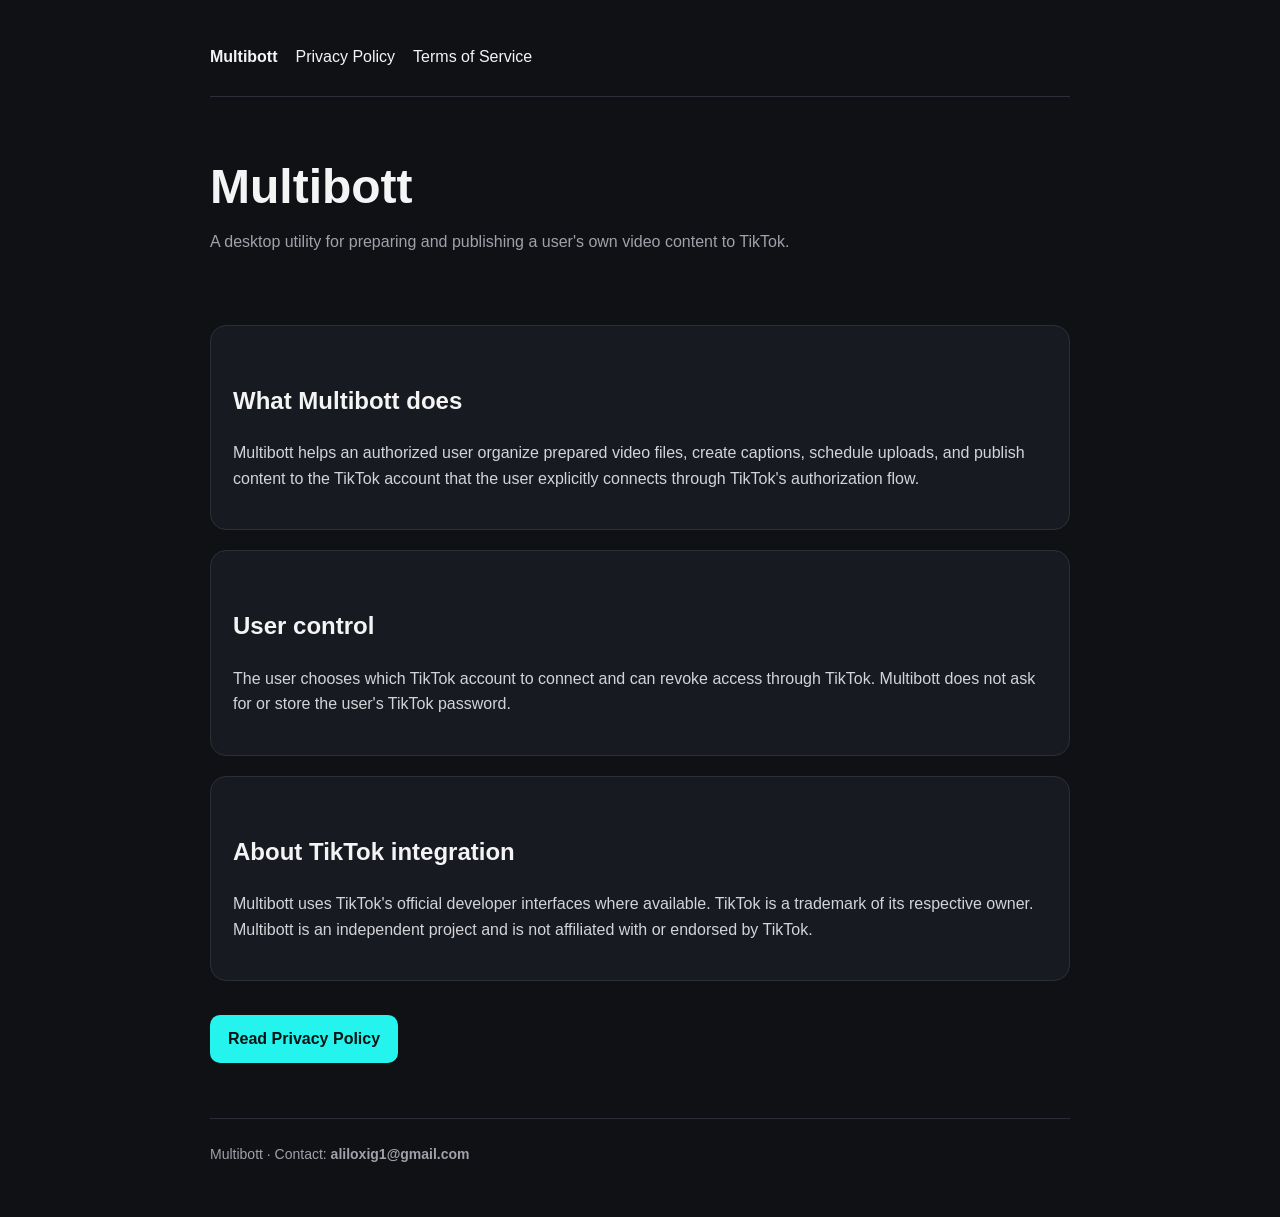
<file: index.html>
<!doctype html>
<html lang="en">
<head>
  <meta charset="utf-8">
  <meta name="viewport" content="width=device-width, initial-scale=1">
  <title>Multibott</title>
  <meta name="description" content="Multibott is a desktop utility for preparing and publishing a user's own video content to TikTok.">
  <link rel="stylesheet" href="style.css">
</head>
<body>
<div class="wrap">
  <nav>
    <a href="index.html"><strong>Multibott</strong></a>
    <a href="privacy.html">Privacy Policy</a>
    <a href="terms.html">Terms of Service</a>
  </nav>

  <main>
    <section class="hero">
      <h1>Multibott</h1>
      <p class="muted">A desktop utility for preparing and publishing a user's own video content to TikTok.</p>
    </section>

    <div class="card">
      <h2>What Multibott does</h2>
      <p>Multibott helps an authorized user organize prepared video files, create captions, schedule uploads, and publish content to the TikTok account that the user explicitly connects through TikTok's authorization flow.</p>
    </div>

    <div class="card">
      <h2>User control</h2>
      <p>The user chooses which TikTok account to connect and can revoke access through TikTok. Multibott does not ask for or store the user's TikTok password.</p>
    </div>

    <div class="card">
      <h2>About TikTok integration</h2>
      <p>Multibott uses TikTok's official developer interfaces where available. TikTok is a trademark of its respective owner. Multibott is an independent project and is not affiliated with or endorsed by TikTok.</p>
    </div>

    <p><a class="button" href="privacy.html">Read Privacy Policy</a></p>
  </main>

  <footer>
    Multibott · Contact: <strong>aliloxig1@gmail.com</strong>
  </footer>
</div>
</body>
</html>
</file>
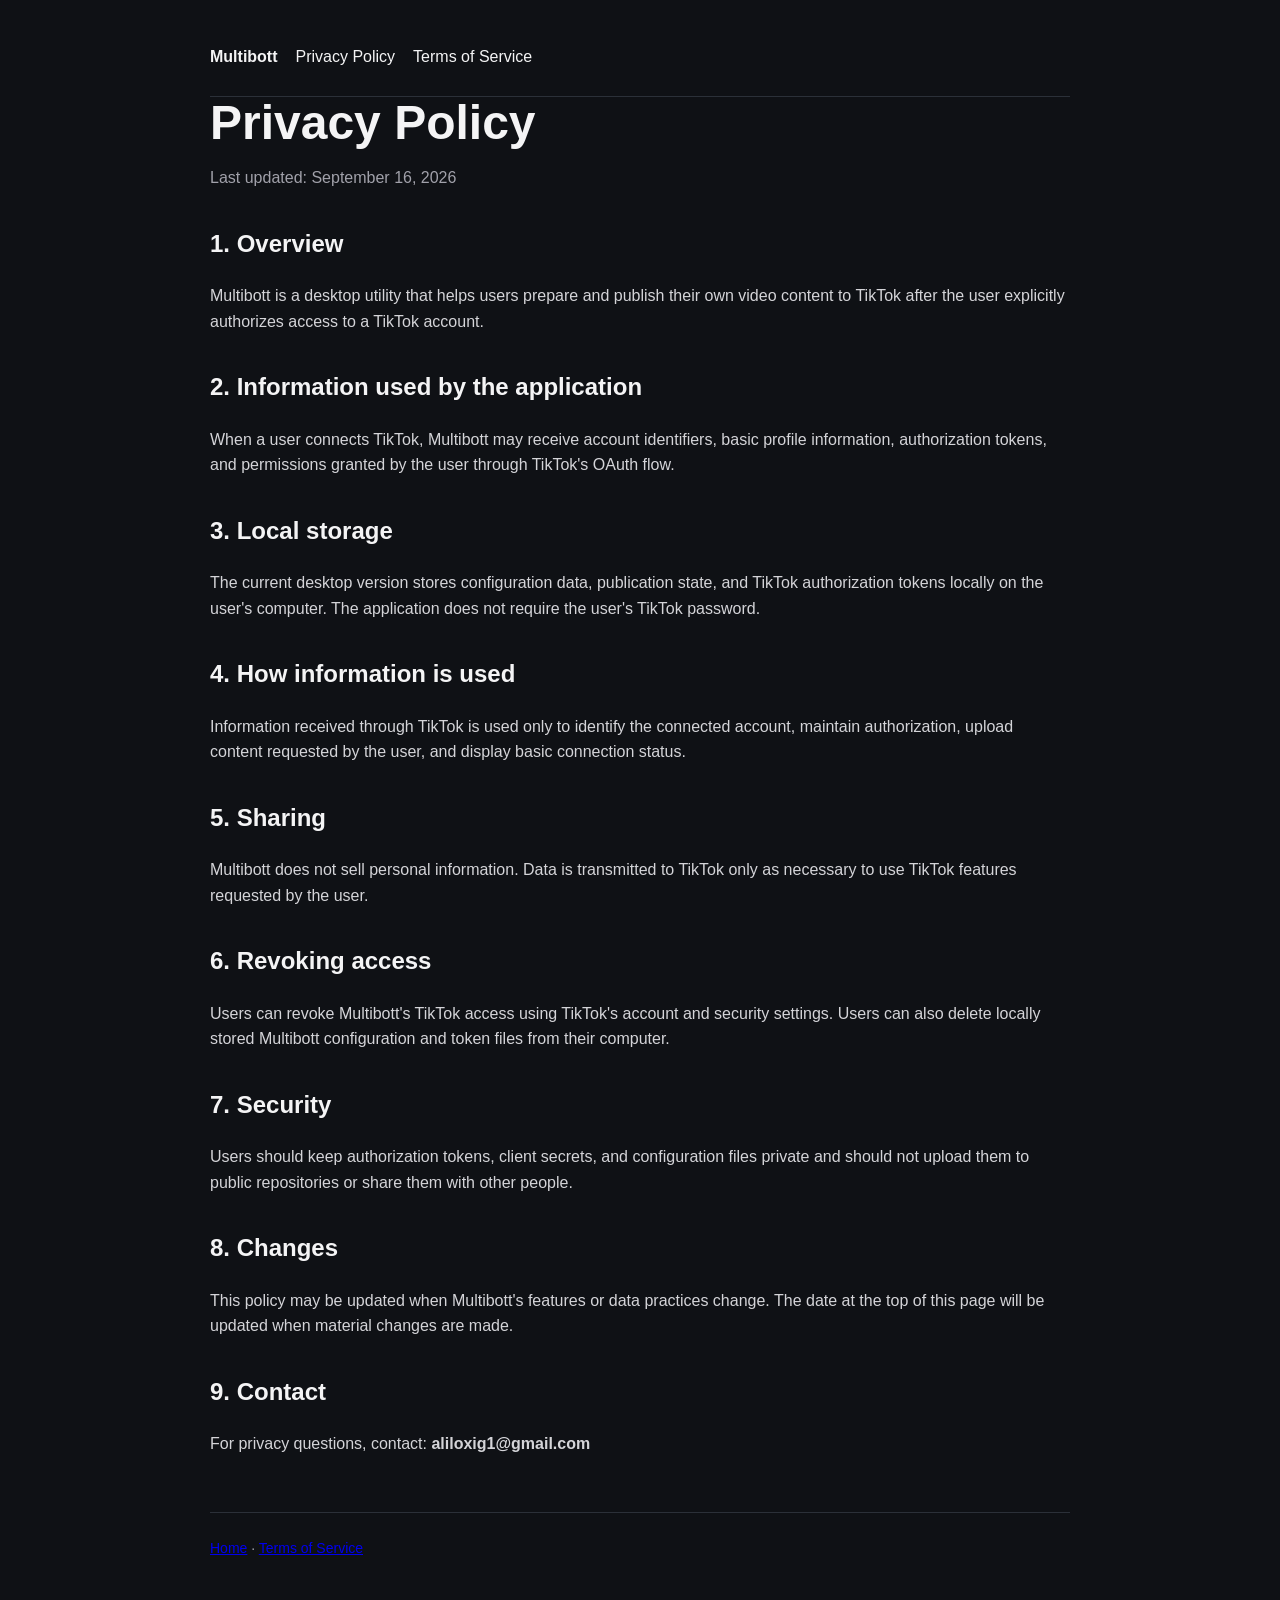
<file: privacy.html>
<!doctype html>
<html lang="en">
<head>
  <meta charset="utf-8">
  <meta name="viewport" content="width=device-width, initial-scale=1">
  <title>Privacy Policy — Multibott</title>
  <link rel="stylesheet" href="style.css">
</head>
<body>
<div class="wrap">
  <nav>
    <a href="index.html"><strong>Multibott</strong></a>
    <a href="privacy.html">Privacy Policy</a>
    <a href="terms.html">Terms of Service</a>
  </nav>

  <main>
    <h1>Privacy Policy</h1>
    <p class="muted">Last updated: September 16, 2026</p>

    <h2>1. Overview</h2>
    <p>Multibott is a desktop utility that helps users prepare and publish their own video content to TikTok after the user explicitly authorizes access to a TikTok account.</p>

    <h2>2. Information used by the application</h2>
    <p>When a user connects TikTok, Multibott may receive account identifiers, basic profile information, authorization tokens, and permissions granted by the user through TikTok's OAuth flow.</p>

    <h2>3. Local storage</h2>
    <p>The current desktop version stores configuration data, publication state, and TikTok authorization tokens locally on the user's computer. The application does not require the user's TikTok password.</p>

    <h2>4. How information is used</h2>
    <p>Information received through TikTok is used only to identify the connected account, maintain authorization, upload content requested by the user, and display basic connection status.</p>

    <h2>5. Sharing</h2>
    <p>Multibott does not sell personal information. Data is transmitted to TikTok only as necessary to use TikTok features requested by the user.</p>

    <h2>6. Revoking access</h2>
    <p>Users can revoke Multibott's TikTok access using TikTok's account and security settings. Users can also delete locally stored Multibott configuration and token files from their computer.</p>

    <h2>7. Security</h2>
    <p>Users should keep authorization tokens, client secrets, and configuration files private and should not upload them to public repositories or share them with other people.</p>

    <h2>8. Changes</h2>
    <p>This policy may be updated when Multibott's features or data practices change. The date at the top of this page will be updated when material changes are made.</p>

    <h2>9. Contact</h2>
    <p>For privacy questions, contact: <strong>aliloxig1@gmail.com</strong></p>
  </main>

  <footer>
    <a href="index.html">Home</a> · <a href="terms.html">Terms of Service</a>
  </footer>
</div>
</body>
</html>
</file>
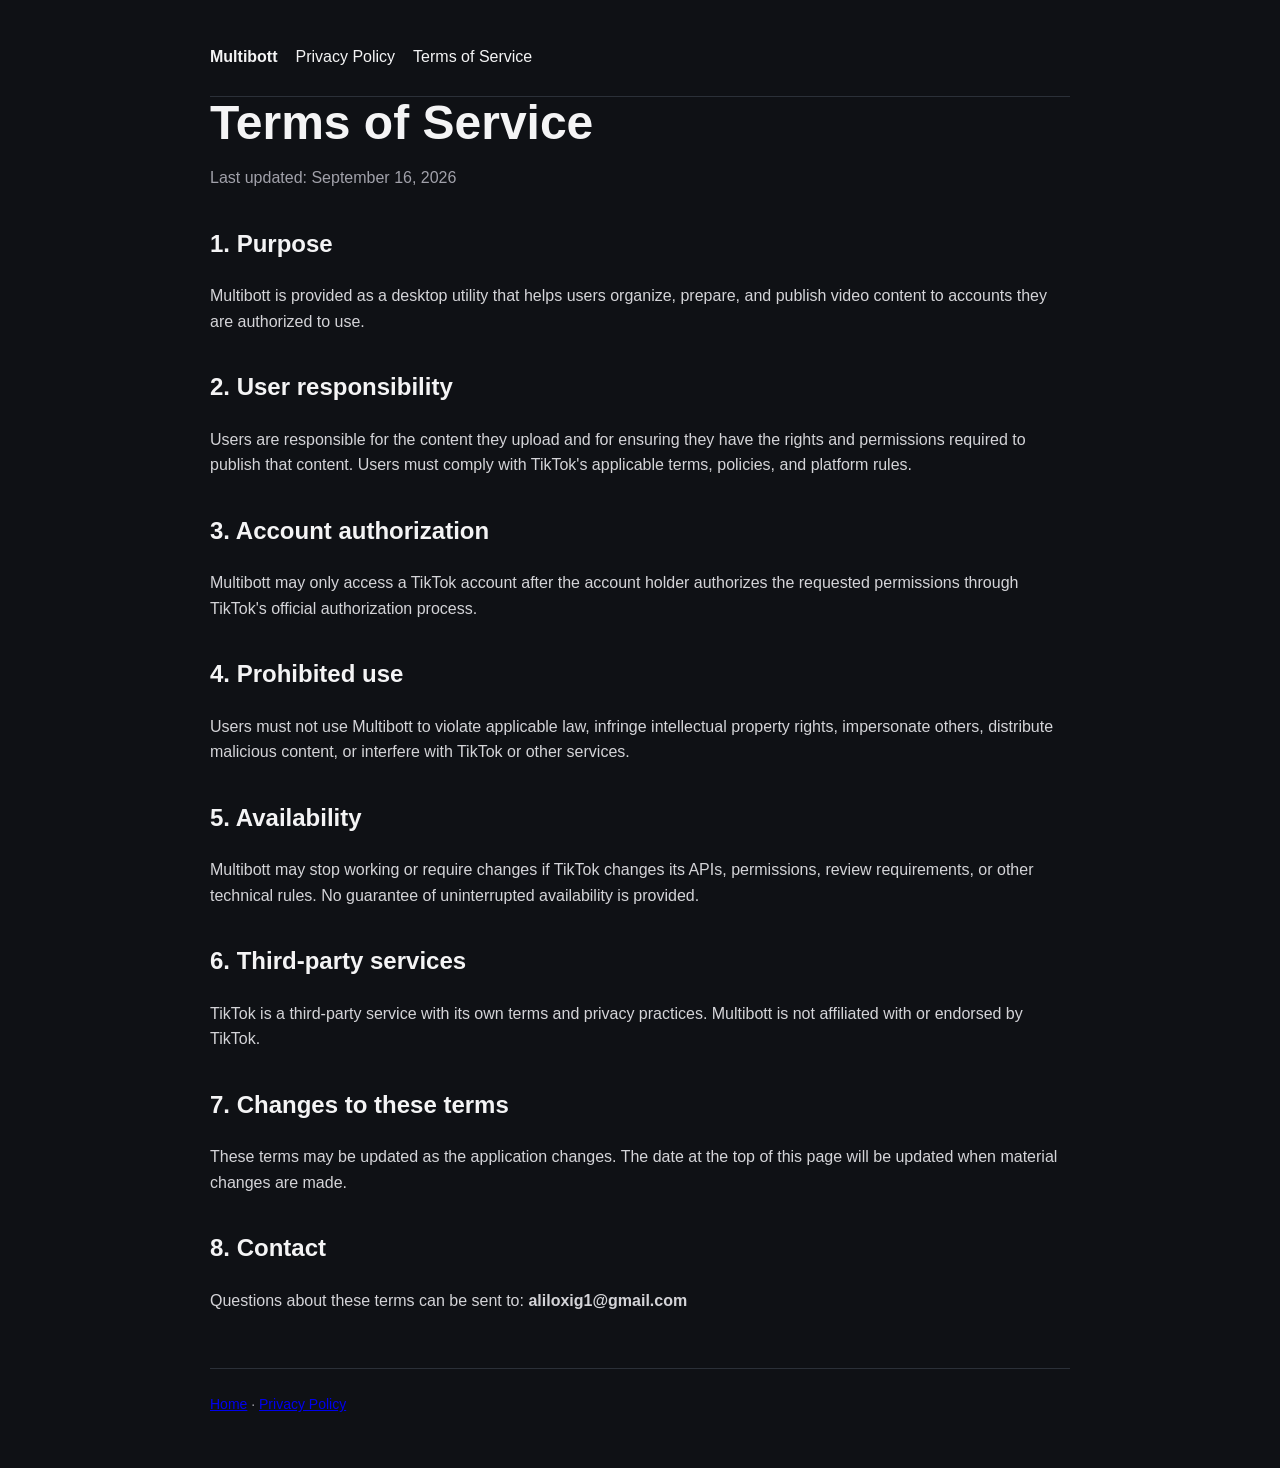
<file: terms.html>
<!doctype html>
<html lang="en">
<head>
  <meta charset="utf-8">
  <meta name="viewport" content="width=device-width, initial-scale=1">
  <title>Terms of Service — Multibott</title>
  <link rel="stylesheet" href="style.css">
</head>
<body>
<div class="wrap">
  <nav>
    <a href="index.html"><strong>Multibott</strong></a>
    <a href="privacy.html">Privacy Policy</a>
    <a href="terms.html">Terms of Service</a>
  </nav>

  <main>
    <h1>Terms of Service</h1>
    <p class="muted">Last updated: September 16, 2026</p>

    <h2>1. Purpose</h2>
    <p>Multibott is provided as a desktop utility that helps users organize, prepare, and publish video content to accounts they are authorized to use.</p>

    <h2>2. User responsibility</h2>
    <p>Users are responsible for the content they upload and for ensuring they have the rights and permissions required to publish that content. Users must comply with TikTok's applicable terms, policies, and platform rules.</p>

    <h2>3. Account authorization</h2>
    <p>Multibott may only access a TikTok account after the account holder authorizes the requested permissions through TikTok's official authorization process.</p>

    <h2>4. Prohibited use</h2>
    <p>Users must not use Multibott to violate applicable law, infringe intellectual property rights, impersonate others, distribute malicious content, or interfere with TikTok or other services.</p>

    <h2>5. Availability</h2>
    <p>Multibott may stop working or require changes if TikTok changes its APIs, permissions, review requirements, or other technical rules. No guarantee of uninterrupted availability is provided.</p>

    <h2>6. Third-party services</h2>
    <p>TikTok is a third-party service with its own terms and privacy practices. Multibott is not affiliated with or endorsed by TikTok.</p>

    <h2>7. Changes to these terms</h2>
    <p>These terms may be updated as the application changes. The date at the top of this page will be updated when material changes are made.</p>

    <h2>8. Contact</h2>
    <p>Questions about these terms can be sent to: <strong>aliloxig1@gmail.com</strong></p>
  </main>

  <footer>
    <a href="index.html">Home</a> · <a href="privacy.html">Privacy Policy</a>
  </footer>
</div>
</body>
</html>
</file>
<file: style.css>
:root{
  --bg:#0f1115;
  --card:#171a21;
  --text:#f4f4f5;
  --muted:#a1a1aa;
  --line:#2b3038;
  --accent:#25f4ee;
}
*{box-sizing:border-box}
body{
  margin:0;
  font-family:Arial,Helvetica,sans-serif;
  background:var(--bg);
  color:var(--text);
  line-height:1.6;
}
.wrap{max-width:900px;margin:0 auto;padding:28px 20px}
nav{
  display:flex;
  gap:18px;
  flex-wrap:wrap;
  padding:16px 0 26px;
  border-bottom:1px solid var(--line);
}
nav a{color:var(--text);text-decoration:none}
nav a:hover{color:var(--accent)}
.hero{padding:64px 0 34px}
h1{font-size:48px;line-height:1.1;margin:0 0 16px}
h2{margin-top:34px}
p,li{color:#d4d4d8}
.muted{color:var(--muted)}
.card{
  background:var(--card);
  border:1px solid var(--line);
  border-radius:16px;
  padding:22px;
  margin:20px 0;
}
.button{
  display:inline-block;
  margin-top:14px;
  padding:11px 18px;
  border-radius:10px;
  background:var(--accent);
  color:#061313;
  text-decoration:none;
  font-weight:700;
}
footer{
  margin-top:55px;
  padding:24px 0;
  border-top:1px solid var(--line);
  color:var(--muted);
  font-size:14px;
}
code{background:#22262e;padding:2px 6px;border-radius:6px}
@media(max-width:600px){h1{font-size:36px}}
</file>
